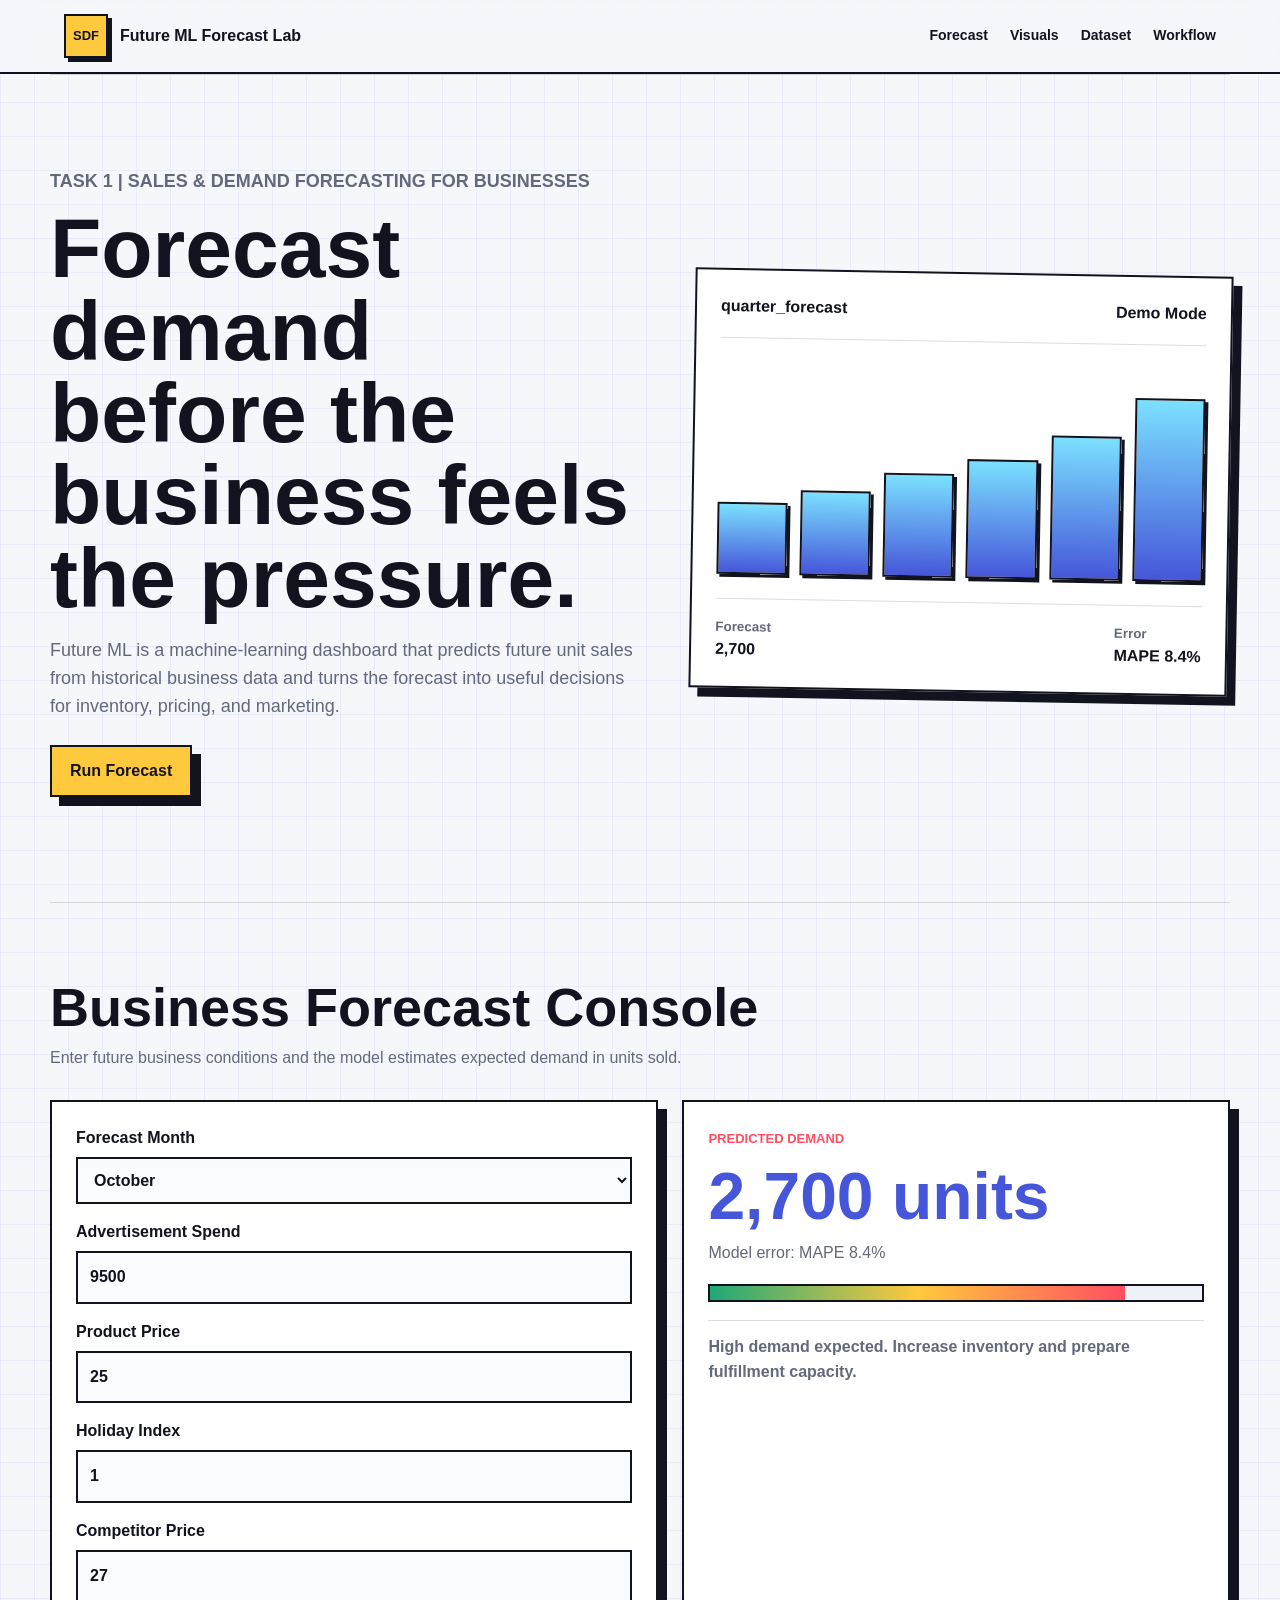
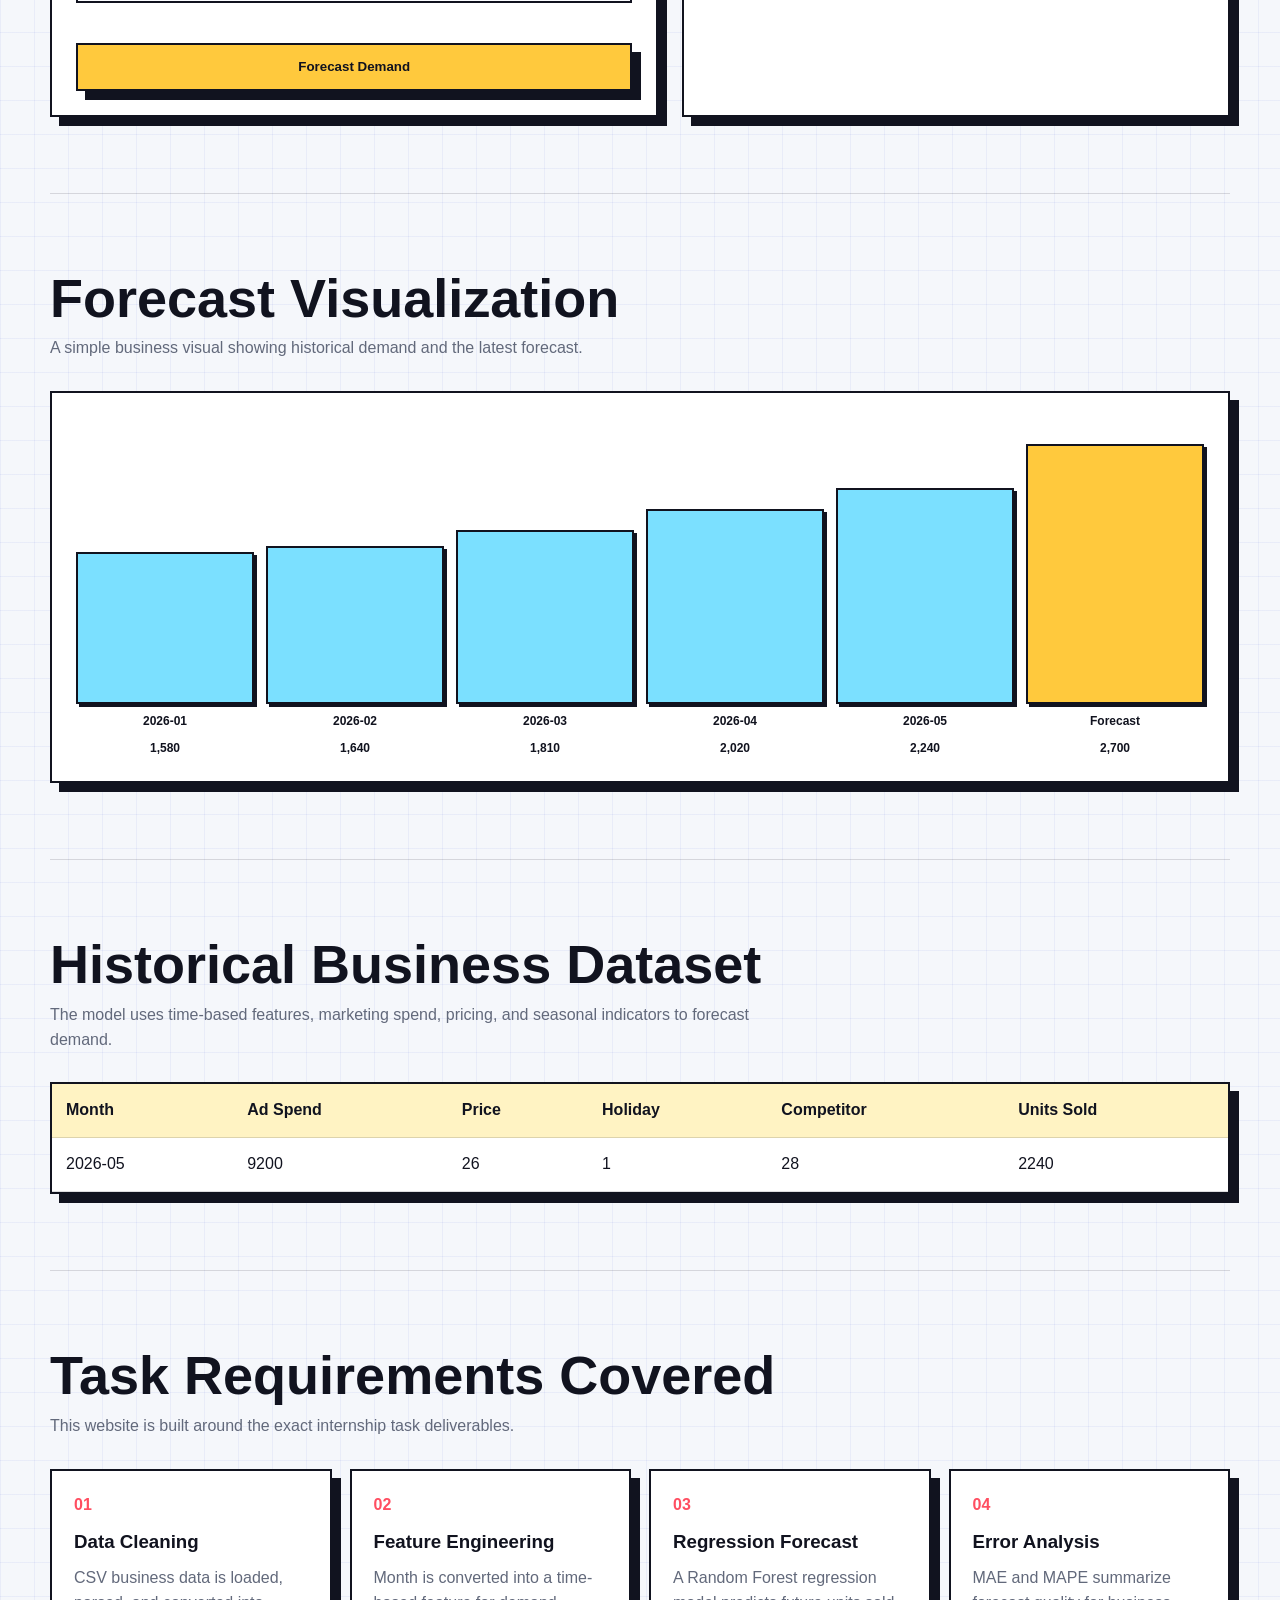
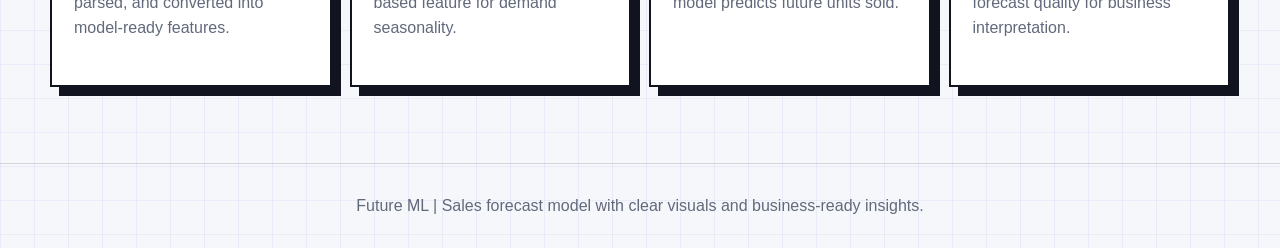
<file: index.html>
<!DOCTYPE html>
<html lang="en">
<head>
  <meta charset="UTF-8" />
  <meta name="viewport" content="width=device-width, initial-scale=1.0" />
  <title>Future ML | Sales & Demand Forecasting</title>
  <link rel="stylesheet" href="style.css" />
</head>
<body>
  <header class="topbar">
    <div class="brand">
      <span class="brand-icon">SDF</span>
      <span>Future ML Forecast Lab</span>
    </div>
    <nav>
      <a href="#forecast">Forecast</a>
      <a href="#visuals">Visuals</a>
      <a href="#dataset">Dataset</a>
      <a href="#workflow">Workflow</a>
    </nav>
  </header>

  <main>
    <section class="hero">
      <div class="hero-content">
        <p class="eyebrow">Task 1 | Sales & Demand Forecasting for Businesses</p>
        <h1>Forecast demand before the business feels the pressure.</h1>
        <p>
          Future ML is a machine-learning dashboard that predicts future unit sales
          from historical business data and turns the forecast into useful decisions
          for inventory, pricing, and marketing.
        </p>
        <a class="primary-btn" href="#forecast">Run Forecast</a>
      </div>

      <aside class="hero-panel" aria-label="Forecast dashboard preview">
        <div class="panel-header">
          <span>quarter_forecast</span>
          <strong id="apiStatus">Demo Mode</strong>
        </div>
        <div class="sparkline" aria-hidden="true">
          <span style="height: 34%;"></span>
          <span style="height: 40%;"></span>
          <span style="height: 49%;"></span>
          <span style="height: 56%;"></span>
          <span style="height: 68%;"></span>
          <span style="height: 86%;"></span>
        </div>
        <div class="metric-row">
          <div>
            <small>Forecast</small>
            <strong id="heroForecast">2,240</strong>
          </div>
          <div>
            <small>Error</small>
            <strong id="heroError">MAPE 8%</strong>
          </div>
        </div>
      </aside>
    </section>

    <section id="forecast" class="forecast-section">
      <div class="section-title">
        <h2>Business Forecast Console</h2>
        <p>
          Enter future business conditions and the model estimates expected demand
          in units sold.
        </p>
      </div>

      <div class="app-grid">
        <form id="forecastForm" class="form-card">
          <label>
            Forecast Month
            <select name="month_number" required>
              <option value="1">January</option>
              <option value="2">February</option>
              <option value="3">March</option>
              <option value="4">April</option>
              <option value="5">May</option>
              <option value="6">June</option>
              <option value="7">July</option>
              <option value="8">August</option>
              <option value="9">September</option>
              <option value="10" selected>October</option>
              <option value="11">November</option>
              <option value="12">December</option>
            </select>
          </label>

          <label>
            Advertisement Spend
            <input type="number" name="ad_spend" min="1000" max="20000" value="9500" required />
          </label>

          <label>
            Product Price
            <input type="number" name="price" min="10" max="60" value="25" required />
          </label>

          <label>
            Holiday Index
            <input type="number" name="holiday_index" min="0" max="3" value="1" required />
          </label>

          <label>
            Competitor Price
            <input type="number" name="competitor_price" min="10" max="60" value="27" required />
          </label>

          <button type="submit">Forecast Demand</button>
        </form>

        <aside class="result-card">
          <span class="result-label">Predicted Demand</span>
          <strong><span id="forecastUnits">2,205</span> units</strong>
          <p id="modelError">Model error: calculated after forecast</p>
          <div class="result-bar">
            <span id="forecastBar"></span>
          </div>
          <p class="note" id="businessInsight">
            Forecast output will be translated into a business-friendly insight.
          </p>
        </aside>
      </div>
    </section>

    <section id="visuals" class="visual-section">
      <div class="section-title">
        <h2>Forecast Visualization</h2>
        <p>
          A simple business visual showing historical demand and the latest forecast.
        </p>
      </div>
      <div class="chart-card">
        <div class="chart" id="chart" aria-label="Sales demand bar chart"></div>
      </div>
    </section>

    <section id="dataset" class="dataset-section">
      <div class="section-title">
        <h2>Historical Business Dataset</h2>
        <p>
          The model uses time-based features, marketing spend, pricing, and seasonal
          indicators to forecast demand.
        </p>
      </div>
      <div class="table-wrap">
        <table>
          <thead>
            <tr>
              <th>Month</th>
              <th>Ad Spend</th>
              <th>Price</th>
              <th>Holiday</th>
              <th>Competitor</th>
              <th>Units Sold</th>
            </tr>
          </thead>
          <tbody id="datasetRows">
            <tr>
              <td>2026-05</td>
              <td>9200</td>
              <td>26</td>
              <td>1</td>
              <td>28</td>
              <td>2240</td>
            </tr>
          </tbody>
        </table>
      </div>
    </section>

    <section id="workflow" class="workflow">
      <div class="section-title">
        <h2>Task Requirements Covered</h2>
        <p>
          This website is built around the exact internship task deliverables.
        </p>
      </div>
      <div class="cards">
        <article>
          <span>01</span>
          <h3>Data Cleaning</h3>
          <p>CSV business data is loaded, parsed, and converted into model-ready features.</p>
        </article>
        <article>
          <span>02</span>
          <h3>Feature Engineering</h3>
          <p>Month is converted into a time-based feature for demand seasonality.</p>
        </article>
        <article>
          <span>03</span>
          <h3>Regression Forecast</h3>
          <p>A Random Forest regression model predicts future units sold.</p>
        </article>
        <article>
          <span>04</span>
          <h3>Error Analysis</h3>
          <p>MAE and MAPE summarize forecast quality for business interpretation.</p>
        </article>
      </div>
    </section>
  </main>

  <footer>
    <p>Future ML | Sales forecast model with clear visuals and business-ready insights.</p>
  </footer>

  <script src="script.js"></script>
</body>
</html>
</file>
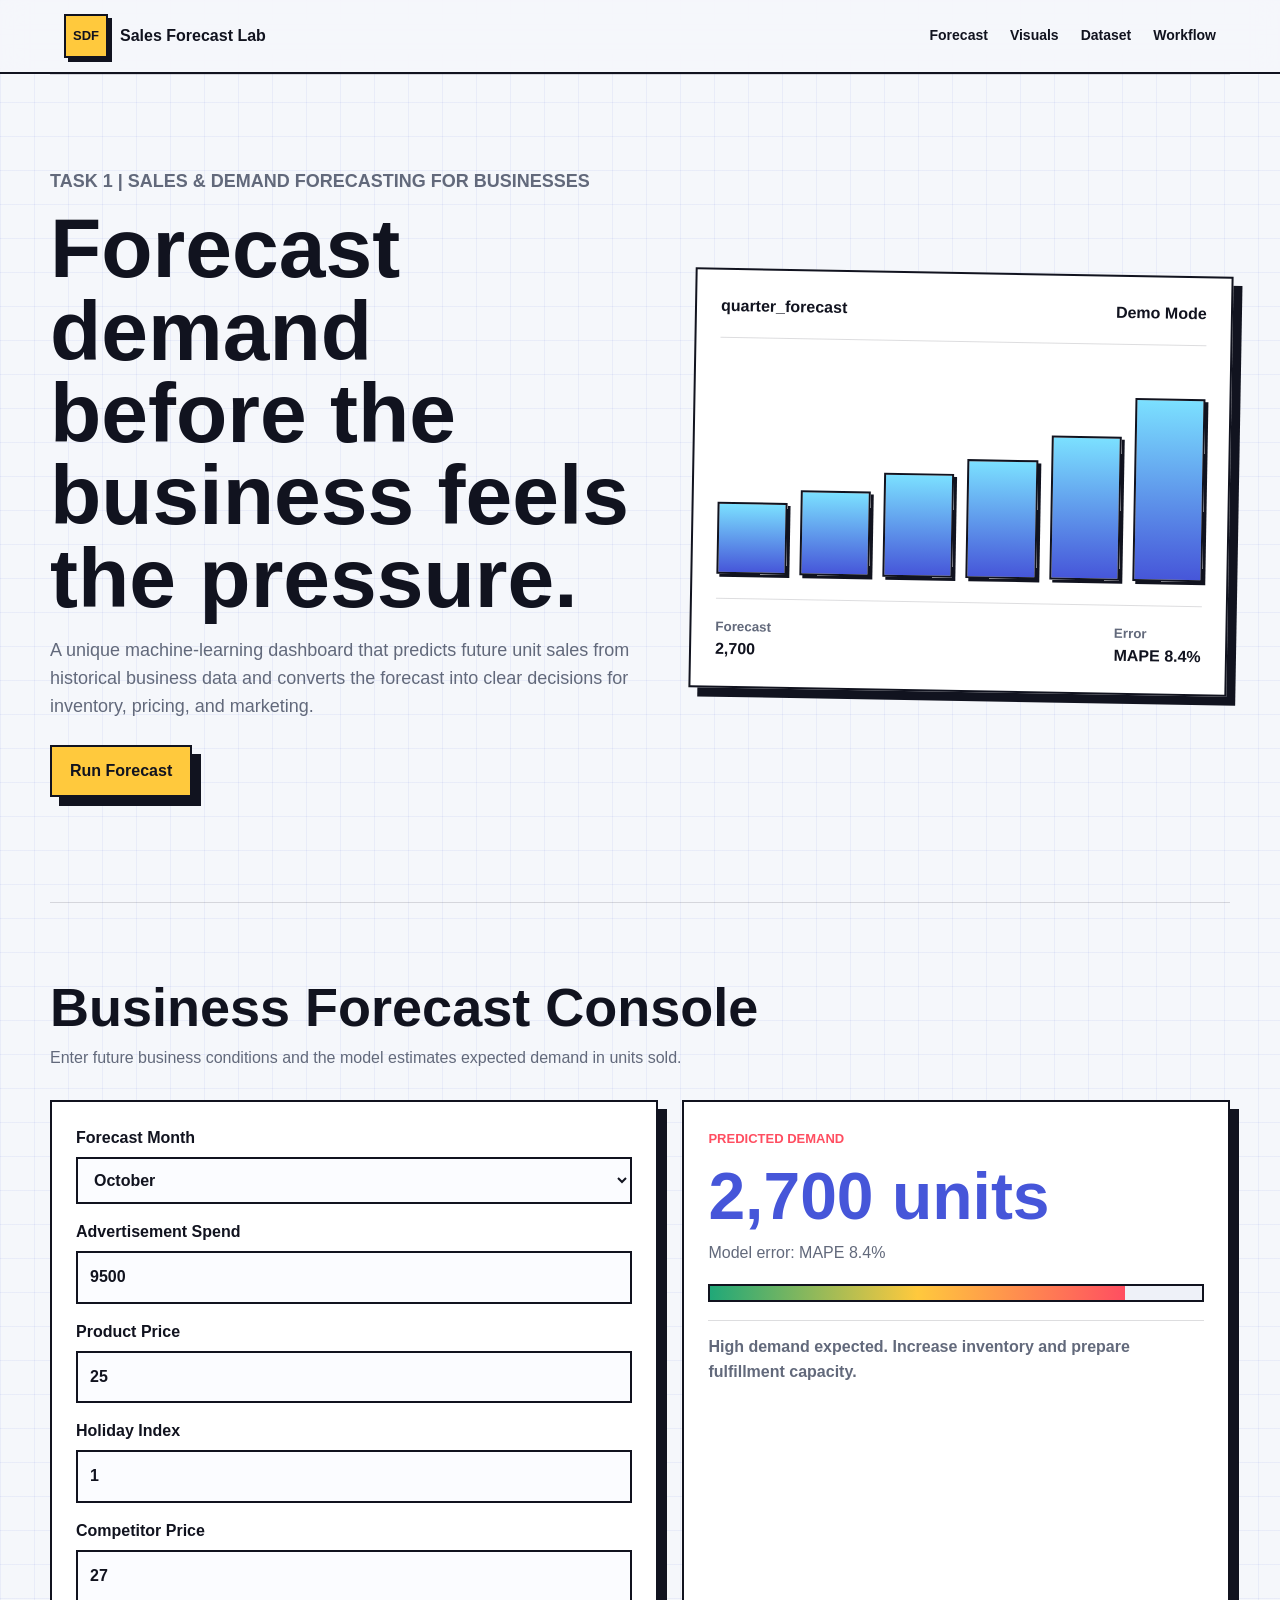
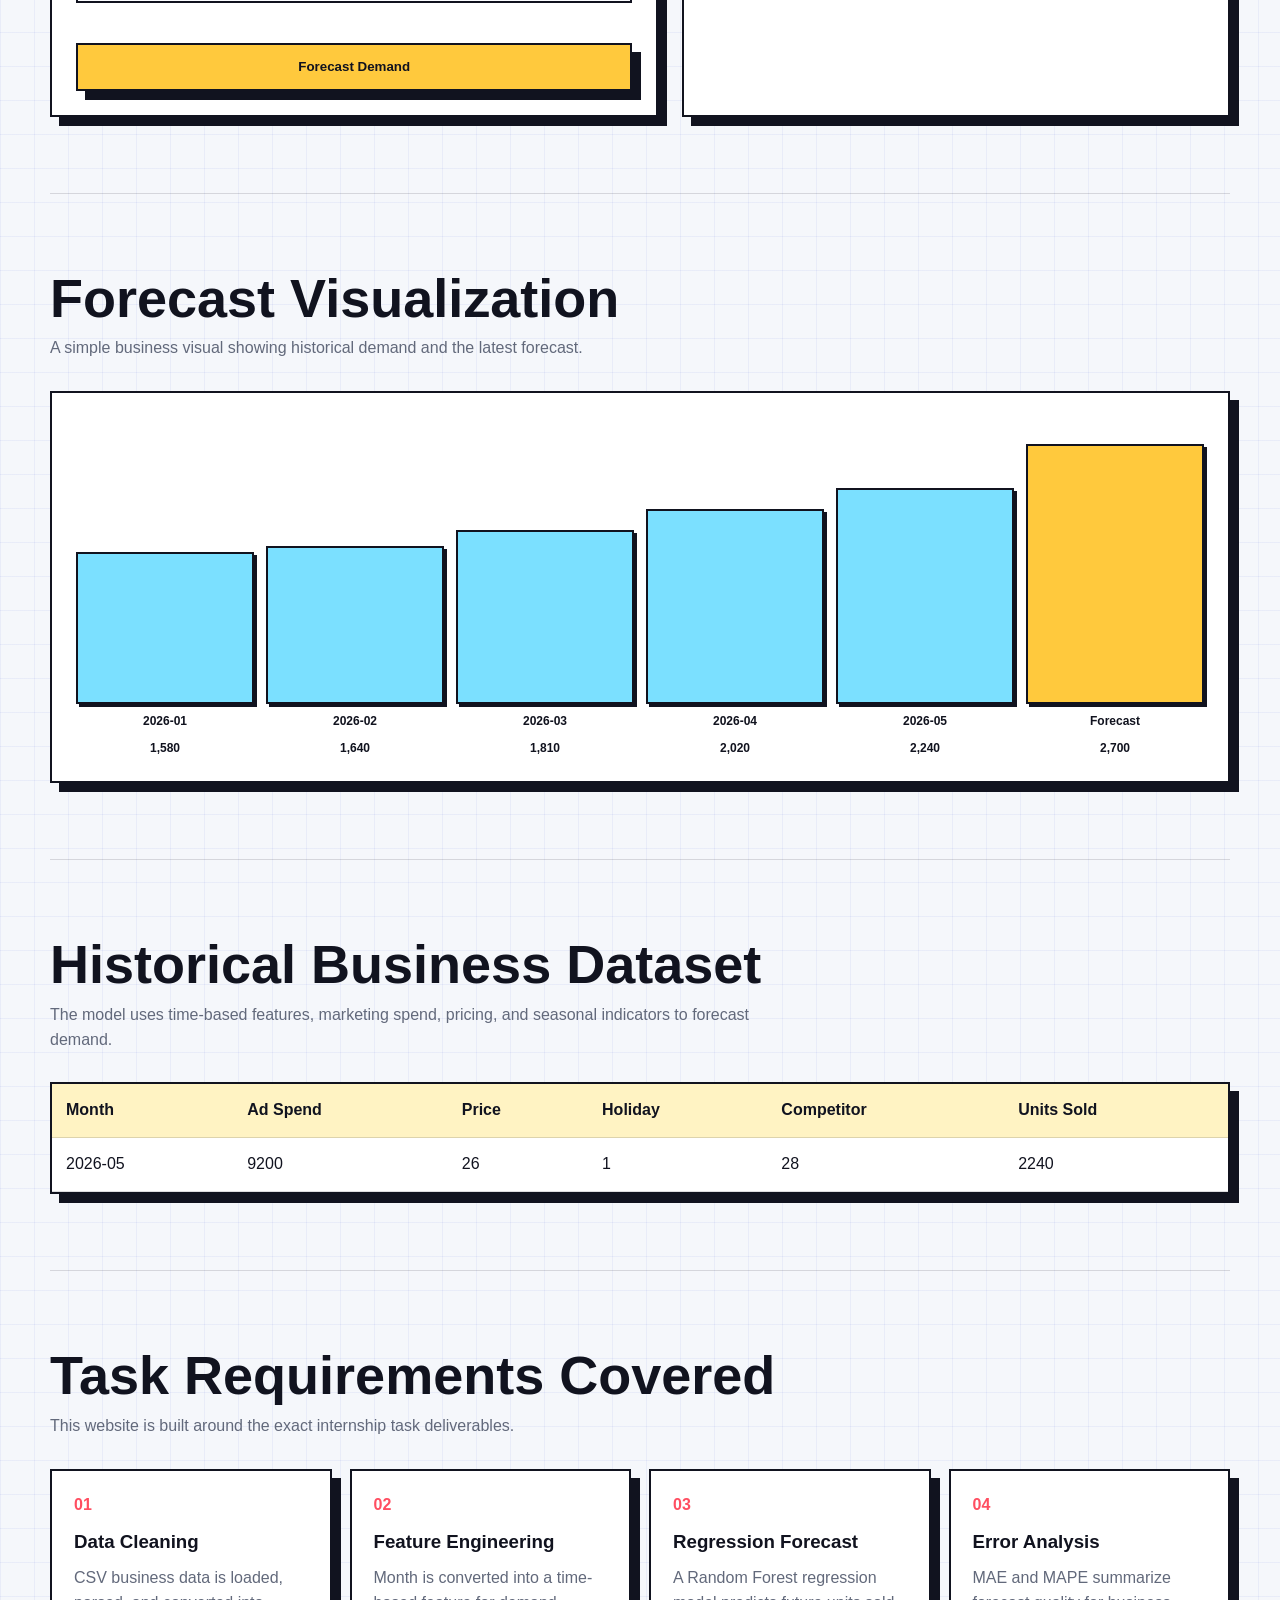
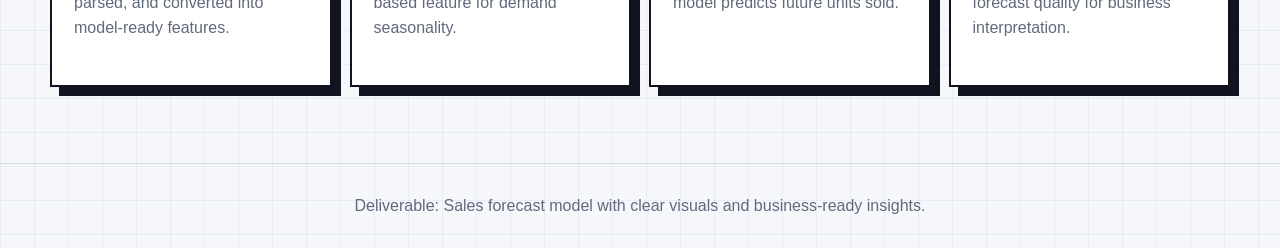
<file: frontend/index.html>
<!DOCTYPE html>
<html lang="en">
<head>
  <meta charset="UTF-8" />
  <meta name="viewport" content="width=device-width, initial-scale=1.0" />
  <title>Sales & Demand Forecasting</title>
  <link rel="stylesheet" href="style.css" />
</head>
<body>
  <header class="topbar">
    <div class="brand">
      <span class="brand-icon">SDF</span>
      <span>Sales Forecast Lab</span>
    </div>
    <nav>
      <a href="#forecast">Forecast</a>
      <a href="#visuals">Visuals</a>
      <a href="#dataset">Dataset</a>
      <a href="#workflow">Workflow</a>
    </nav>
  </header>

  <main>
    <section class="hero">
      <div class="hero-content">
        <p class="eyebrow">Task 1 | Sales & Demand Forecasting for Businesses</p>
        <h1>Forecast demand before the business feels the pressure.</h1>
        <p>
          A unique machine-learning dashboard that predicts future unit sales from
          historical business data and converts the forecast into clear decisions
          for inventory, pricing, and marketing.
        </p>
        <a class="primary-btn" href="#forecast">Run Forecast</a>
      </div>

      <aside class="hero-panel" aria-label="Forecast dashboard preview">
        <div class="panel-header">
          <span>quarter_forecast</span>
          <strong id="apiStatus">Demo Mode</strong>
        </div>
        <div class="sparkline" aria-hidden="true">
          <span style="height: 34%;"></span>
          <span style="height: 40%;"></span>
          <span style="height: 49%;"></span>
          <span style="height: 56%;"></span>
          <span style="height: 68%;"></span>
          <span style="height: 86%;"></span>
        </div>
        <div class="metric-row">
          <div>
            <small>Forecast</small>
            <strong id="heroForecast">2,240</strong>
          </div>
          <div>
            <small>Error</small>
            <strong id="heroError">MAPE 8%</strong>
          </div>
        </div>
      </aside>
    </section>

    <section id="forecast" class="forecast-section">
      <div class="section-title">
        <h2>Business Forecast Console</h2>
        <p>
          Enter future business conditions and the model estimates expected demand
          in units sold.
        </p>
      </div>

      <div class="app-grid">
        <form id="forecastForm" class="form-card">
          <label>
            Forecast Month
            <select name="month_number" required>
              <option value="1">January</option>
              <option value="2">February</option>
              <option value="3">March</option>
              <option value="4">April</option>
              <option value="5">May</option>
              <option value="6">June</option>
              <option value="7">July</option>
              <option value="8">August</option>
              <option value="9">September</option>
              <option value="10" selected>October</option>
              <option value="11">November</option>
              <option value="12">December</option>
            </select>
          </label>

          <label>
            Advertisement Spend
            <input type="number" name="ad_spend" min="1000" max="20000" value="9500" required />
          </label>

          <label>
            Product Price
            <input type="number" name="price" min="10" max="60" value="25" required />
          </label>

          <label>
            Holiday Index
            <input type="number" name="holiday_index" min="0" max="3" value="1" required />
          </label>

          <label>
            Competitor Price
            <input type="number" name="competitor_price" min="10" max="60" value="27" required />
          </label>

          <button type="submit">Forecast Demand</button>
        </form>

        <aside class="result-card">
          <span class="result-label">Predicted Demand</span>
          <strong><span id="forecastUnits">2,205</span> units</strong>
          <p id="modelError">Model error: calculated after forecast</p>
          <div class="result-bar">
            <span id="forecastBar"></span>
          </div>
          <p class="note" id="businessInsight">
            Forecast output will be translated into a business-friendly insight.
          </p>
        </aside>
      </div>
    </section>

    <section id="visuals" class="visual-section">
      <div class="section-title">
        <h2>Forecast Visualization</h2>
        <p>
          A simple business visual showing historical demand and the latest forecast.
        </p>
      </div>
      <div class="chart-card">
        <div class="chart" id="chart" aria-label="Sales demand bar chart"></div>
      </div>
    </section>

    <section id="dataset" class="dataset-section">
      <div class="section-title">
        <h2>Historical Business Dataset</h2>
        <p>
          The model uses time-based features, marketing spend, pricing, and seasonal
          indicators to forecast demand.
        </p>
      </div>
      <div class="table-wrap">
        <table>
          <thead>
            <tr>
              <th>Month</th>
              <th>Ad Spend</th>
              <th>Price</th>
              <th>Holiday</th>
              <th>Competitor</th>
              <th>Units Sold</th>
            </tr>
          </thead>
          <tbody id="datasetRows">
            <tr>
              <td>2026-05</td>
              <td>9200</td>
              <td>26</td>
              <td>1</td>
              <td>28</td>
              <td>2240</td>
            </tr>
          </tbody>
        </table>
      </div>
    </section>

    <section id="workflow" class="workflow">
      <div class="section-title">
        <h2>Task Requirements Covered</h2>
        <p>
          This website is built around the exact internship task deliverables.
        </p>
      </div>
      <div class="cards">
        <article>
          <span>01</span>
          <h3>Data Cleaning</h3>
          <p>CSV business data is loaded, parsed, and converted into model-ready features.</p>
        </article>
        <article>
          <span>02</span>
          <h3>Feature Engineering</h3>
          <p>Month is converted into a time-based feature for demand seasonality.</p>
        </article>
        <article>
          <span>03</span>
          <h3>Regression Forecast</h3>
          <p>A Random Forest regression model predicts future units sold.</p>
        </article>
        <article>
          <span>04</span>
          <h3>Error Analysis</h3>
          <p>MAE and MAPE summarize forecast quality for business interpretation.</p>
        </article>
      </div>
    </section>
  </main>

  <footer>
    <p>Deliverable: Sales forecast model with clear visuals and business-ready insights.</p>
  </footer>

  <script src="script.js"></script>
</body>
</html>
</file>
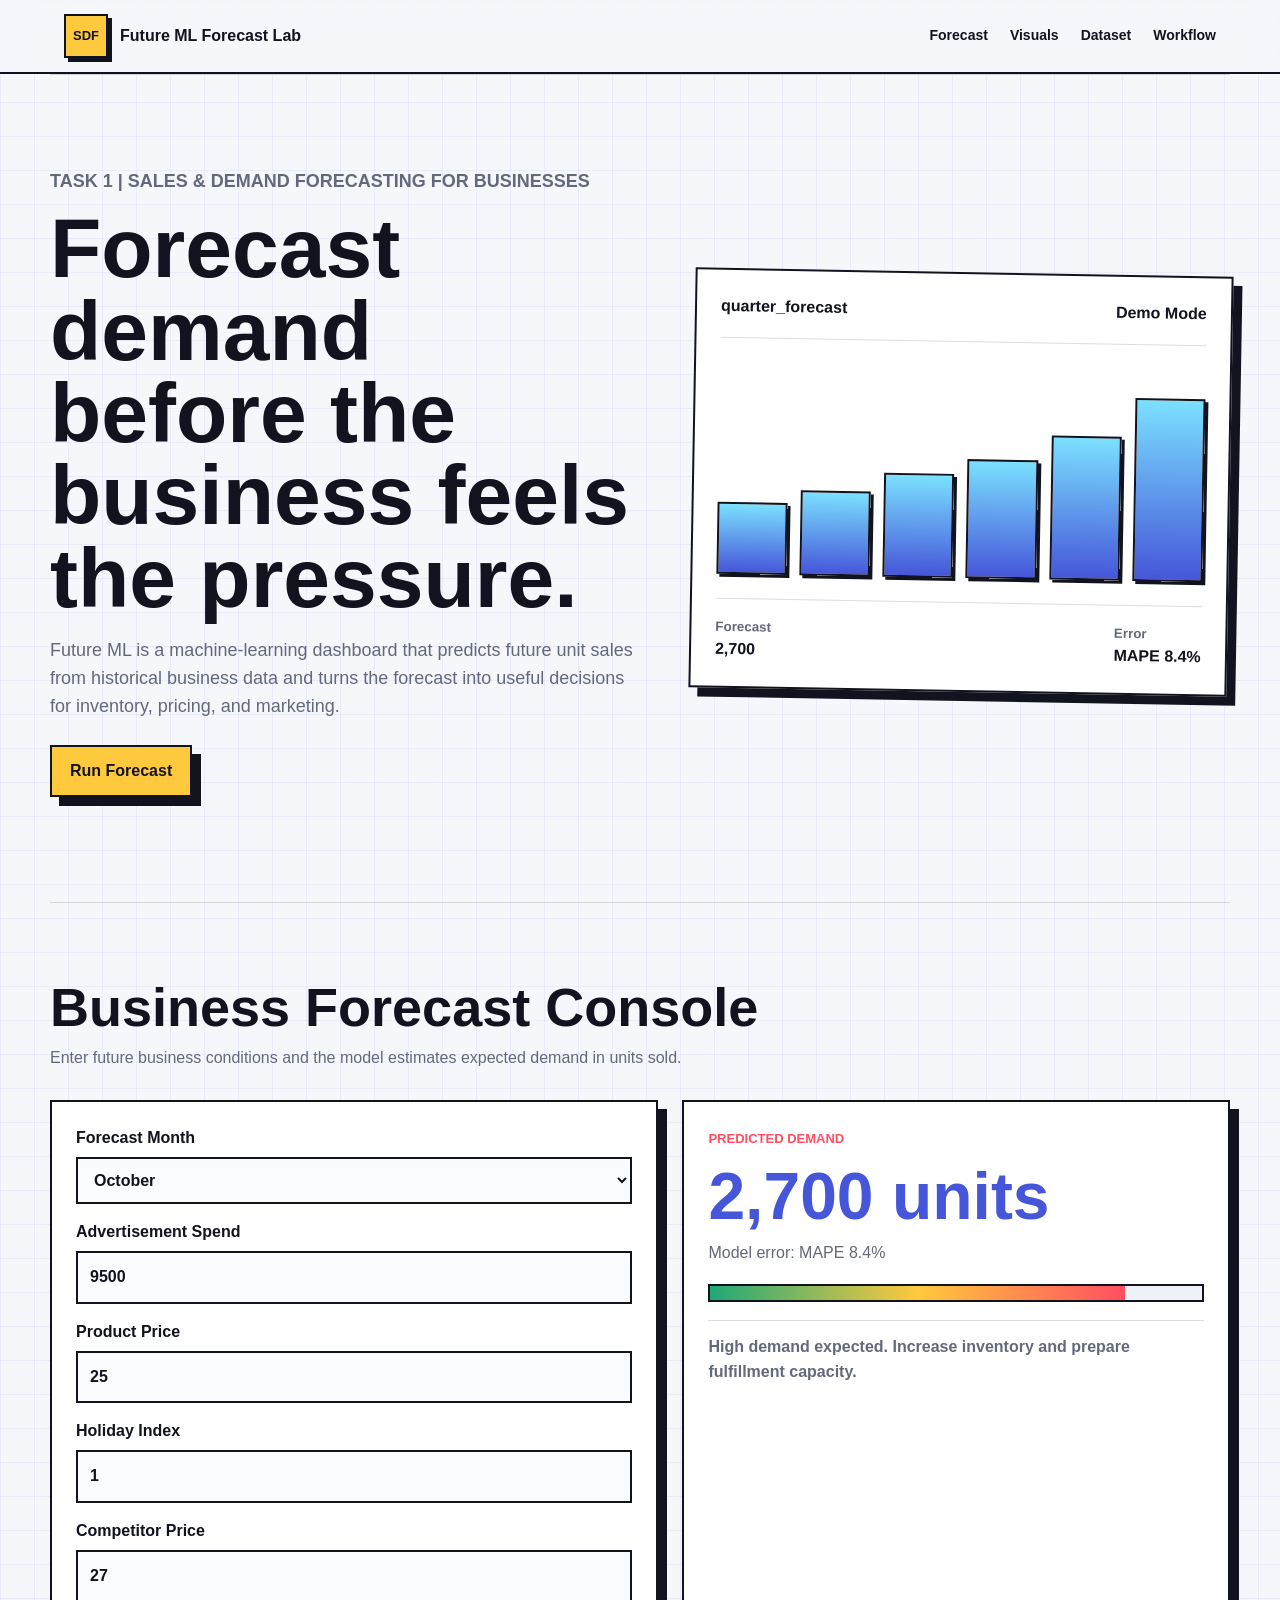
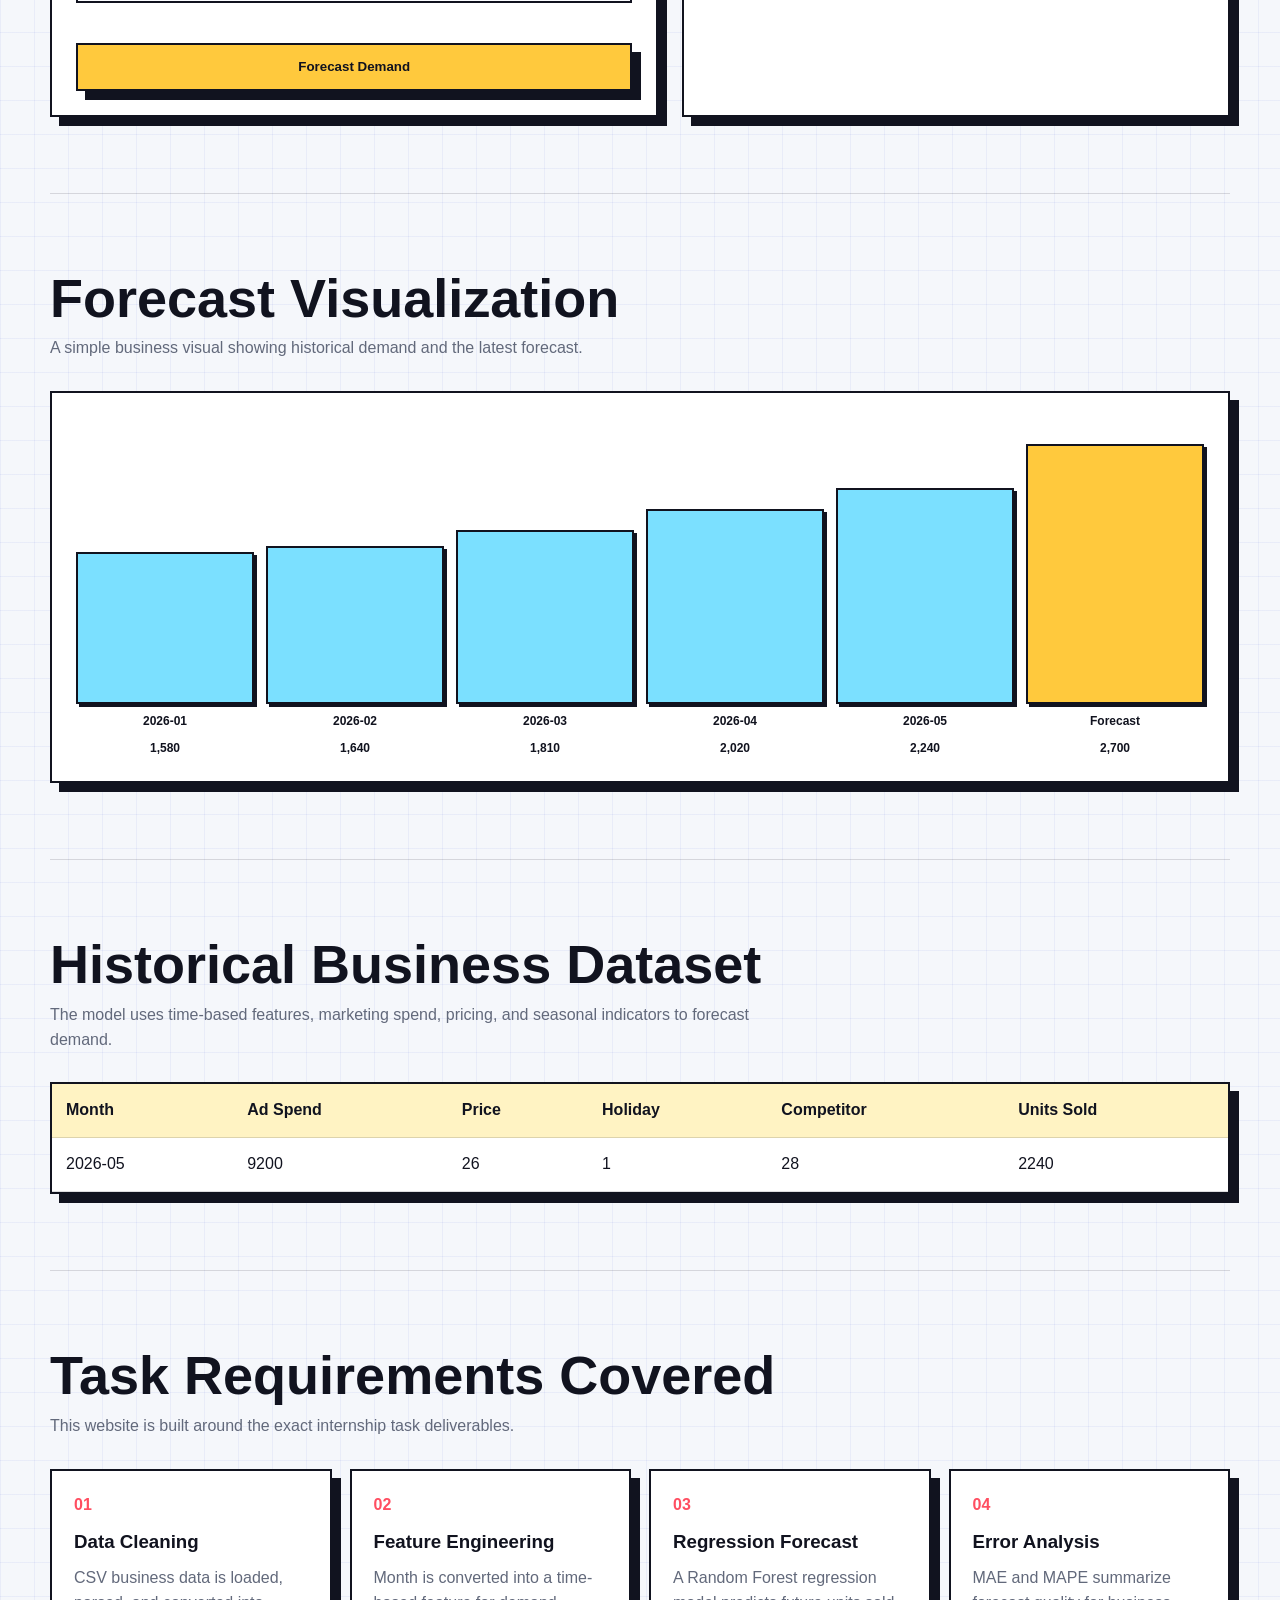
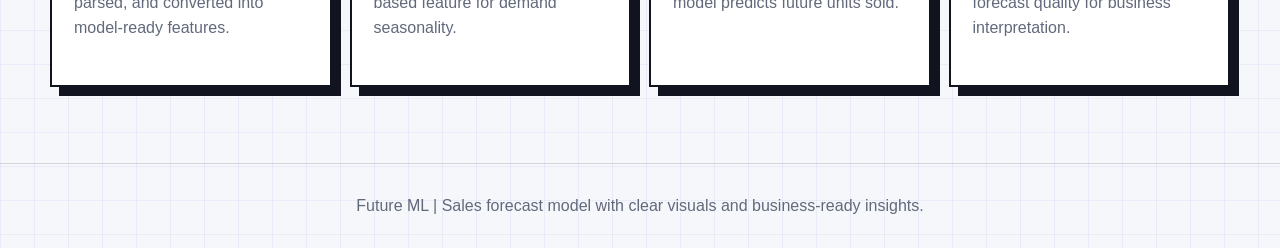
<file: ml.html>
<!DOCTYPE html>
<html lang="en">
<head>
  <meta charset="UTF-8" />
  <meta name="viewport" content="width=device-width, initial-scale=1.0" />
  <title>Sales & Demand Forecasting</title>
  <meta http-equiv="refresh" content="0; url=index.html" />
  <style>
    body {
      min-height: 100vh;
      display: grid;
      place-items: center;
      margin: 0;
      font-family: Arial, Helvetica, sans-serif;
      color: #11131f;
      background: #f5f7fb;
    }

    main {
      width: min(680px, calc(100% - 32px));
      padding: 34px;
      border: 2px solid #11131f;
      background: #ffffff;
      box-shadow: 9px 9px 0 #11131f;
      text-align: center;
    }

    h1 {
      margin-bottom: 12px;
      font-size: clamp(34px, 7vw, 58px);
      line-height: 1;
    }

    p {
      color: #62697b;
      font-size: 18px;
    }

    a {
      display: inline-flex;
      margin-top: 22px;
      padding: 12px 18px;
      border: 2px solid #11131f;
      background: #ffc93d;
      color: #11131f;
      box-shadow: 5px 5px 0 #11131f;
      font-weight: 900;
      text-decoration: none;
    }
  </style>
</head>
<body>
  <main>
    <h1>Sales & Demand Forecasting</h1>
    <p>Opening the full Task 1 forecasting dashboard.</p>
    <a href="index.html">Open Dashboard</a>
  </main>
</body>
</html>
</file>
<file: style.css>
:root {
  --ink: #11131f;
  --muted: #62697b;
  --paper: #f5f7fb;
  --panel: #ffffff;
  --yellow: #ffc93d;
  --red: #ff4e61;
  --blue: #4656d9;
  --cyan: #7be0ff;
  --green: #20a878;
  --line: rgba(17, 19, 31, 0.14);
  --shadow: 9px 9px 0 #11131f;
}

* {
  box-sizing: border-box;
  margin: 0;
  padding: 0;
}

html {
  scroll-behavior: smooth;
}

body {
  min-height: 100vh;
  font-family: Arial, Helvetica, sans-serif;
  color: var(--ink);
  background:
    linear-gradient(90deg, rgba(70, 86, 217, 0.07) 1px, transparent 1px),
    linear-gradient(rgba(70, 86, 217, 0.07) 1px, transparent 1px),
    var(--paper);
  background-size: 34px 34px;
  line-height: 1.55;
}

.topbar {
  position: sticky;
  top: 0;
  z-index: 5;
  min-height: 72px;
  display: flex;
  align-items: center;
  justify-content: space-between;
  gap: 18px;
  padding: 14px 5vw;
  border-bottom: 2px solid var(--ink);
  background: rgba(245, 247, 251, 0.9);
  backdrop-filter: blur(12px);
}

.brand {
  display: flex;
  align-items: center;
  gap: 12px;
  font-weight: 900;
}

.brand-icon {
  width: 44px;
  height: 44px;
  display: grid;
  place-items: center;
  border: 2px solid var(--ink);
  background: var(--yellow);
  box-shadow: 4px 4px 0 var(--ink);
  font-size: 13px;
}

nav {
  display: flex;
  gap: 22px;
}

nav a {
  color: var(--ink);
  text-decoration: none;
  font-weight: 800;
  font-size: 14px;
}

main {
  width: min(1180px, calc(100% - 32px));
  margin: auto;
}

.hero {
  min-height: calc(100vh - 72px);
  display: grid;
  grid-template-columns: 1.05fr 0.95fr;
  gap: 48px;
  align-items: center;
  padding: 62px 0 74px;
}

.eyebrow,
.result-label {
  display: inline-block;
  color: var(--red);
  font-weight: 900;
  text-transform: uppercase;
  font-size: 13px;
}

h1 {
  max-width: 820px;
  margin: 12px 0 18px;
  font-size: clamp(44px, 7vw, 84px);
  line-height: 0.98;
  letter-spacing: 0;
}

.hero-content p {
  max-width: 690px;
  color: var(--muted);
  font-size: 18px;
}

.primary-btn,
button {
  width: fit-content;
  min-height: 48px;
  margin-top: 24px;
  display: inline-flex;
  justify-content: center;
  align-items: center;
  padding: 12px 18px;
  border: 2px solid var(--ink);
  background: var(--yellow);
  color: var(--ink);
  box-shadow: var(--shadow);
  font-weight: 900;
  text-decoration: none;
  cursor: pointer;
}

.hero-panel,
.form-card,
.result-card,
.chart-card,
.table-wrap,
.cards article {
  border: 2px solid var(--ink);
  background: var(--panel);
  box-shadow: var(--shadow);
}

.hero-panel {
  padding: 24px;
  transform: rotate(1deg);
}

.panel-header,
.metric-row {
  display: flex;
  justify-content: space-between;
  gap: 16px;
  font-weight: 900;
}

.panel-header {
  padding-bottom: 18px;
  border-bottom: 1px solid var(--line);
}

.sparkline {
  height: 260px;
  display: flex;
  align-items: end;
  gap: 13px;
  padding: 24px 0;
}

.sparkline span {
  flex: 1;
  min-width: 28px;
  border: 2px solid var(--ink);
  background: linear-gradient(180deg, var(--cyan), var(--blue));
  box-shadow: 3px 3px 0 var(--ink);
}

.metric-row {
  border-top: 1px solid var(--line);
  padding-top: 18px;
}

.metric-row small {
  display: block;
  color: var(--muted);
}

section {
  padding: 76px 0;
  border-top: 1px solid var(--line);
}

.section-title {
  max-width: 760px;
  margin-bottom: 30px;
}

.section-title h2 {
  font-size: clamp(30px, 5vw, 54px);
  line-height: 1.05;
  margin-bottom: 10px;
}

.section-title p {
  color: var(--muted);
}

.app-grid {
  display: grid;
  grid-template-columns: 1fr 0.9fr;
  gap: 24px;
}

.form-card,
.result-card {
  padding: 24px;
}

label {
  display: block;
  margin-bottom: 16px;
  font-weight: 800;
}

input,
select {
  width: 100%;
  margin-top: 6px;
  padding: 12px;
  border: 2px solid var(--ink);
  background: #fbfcff;
  color: var(--ink);
  font: inherit;
}

button {
  width: 100%;
}

.result-card strong {
  display: block;
  margin: 12px 0;
  font-size: clamp(34px, 6vw, 66px);
  line-height: 1;
  color: var(--blue);
}

.result-card p {
  color: var(--muted);
}

.result-bar {
  height: 18px;
  margin: 18px 0;
  border: 2px solid var(--ink);
  background: #eef1f8;
}

.result-bar span {
  display: block;
  width: 70%;
  height: 100%;
  background: linear-gradient(90deg, var(--green), var(--yellow), var(--red));
  transition: width 180ms ease;
}

.note {
  padding-top: 14px;
  border-top: 1px solid var(--line);
  font-weight: 700;
}

.chart-card {
  padding: 24px;
  overflow-x: auto;
}

.chart {
  min-height: 340px;
  min-width: 760px;
  display: flex;
  align-items: end;
  gap: 12px;
  padding-top: 24px;
}

.bar {
  flex: 1;
  min-width: 46px;
  display: grid;
  align-items: end;
  gap: 8px;
  text-align: center;
}

.bar-fill {
  min-height: 24px;
  border: 2px solid var(--ink);
  background: var(--cyan);
  box-shadow: 3px 3px 0 var(--ink);
}

.bar.forecast .bar-fill {
  background: var(--yellow);
}

.bar span {
  font-size: 12px;
  font-weight: 800;
}

.table-wrap {
  overflow-x: auto;
}

table {
  width: 100%;
  min-width: 760px;
  border-collapse: collapse;
}

th,
td {
  padding: 14px;
  border-bottom: 1px solid var(--line);
  text-align: left;
}

th {
  background: #fff3c3;
}

.cards {
  display: grid;
  grid-template-columns: repeat(4, 1fr);
  gap: 18px;
}

.cards article {
  min-height: 218px;
  padding: 22px;
}

.cards span {
  color: var(--red);
  font-weight: 900;
}

.cards h3 {
  margin: 10px 0;
}

.cards p {
  color: var(--muted);
}

footer {
  padding: 30px;
  text-align: center;
  color: var(--muted);
  border-top: 1px solid var(--line);
}

@media (max-width: 900px) {
  .topbar {
    align-items: flex-start;
    flex-direction: column;
  }

  nav {
    flex-wrap: wrap;
  }

  .hero,
  .app-grid {
    grid-template-columns: 1fr;
  }

  .hero-panel {
    transform: none;
  }

  .cards {
    grid-template-columns: repeat(2, 1fr);
  }
}

@media (max-width: 560px) {
  main {
    width: min(100% - 22px, 1180px);
  }

  .cards {
    grid-template-columns: 1fr;
  }
}
</file>
<file: frontend/style.css>
:root {
  --ink: #11131f;
  --muted: #62697b;
  --paper: #f5f7fb;
  --panel: #ffffff;
  --yellow: #ffc93d;
  --red: #ff4e61;
  --blue: #4656d9;
  --cyan: #7be0ff;
  --green: #20a878;
  --line: rgba(17, 19, 31, 0.14);
  --shadow: 9px 9px 0 #11131f;
}

* {
  box-sizing: border-box;
  margin: 0;
  padding: 0;
}

html {
  scroll-behavior: smooth;
}

body {
  min-height: 100vh;
  font-family: Arial, Helvetica, sans-serif;
  color: var(--ink);
  background:
    linear-gradient(90deg, rgba(70, 86, 217, 0.07) 1px, transparent 1px),
    linear-gradient(rgba(70, 86, 217, 0.07) 1px, transparent 1px),
    var(--paper);
  background-size: 34px 34px;
  line-height: 1.55;
}

.topbar {
  position: sticky;
  top: 0;
  z-index: 5;
  min-height: 72px;
  display: flex;
  align-items: center;
  justify-content: space-between;
  gap: 18px;
  padding: 14px 5vw;
  border-bottom: 2px solid var(--ink);
  background: rgba(245, 247, 251, 0.9);
  backdrop-filter: blur(12px);
}

.brand {
  display: flex;
  align-items: center;
  gap: 12px;
  font-weight: 900;
}

.brand-icon {
  width: 44px;
  height: 44px;
  display: grid;
  place-items: center;
  border: 2px solid var(--ink);
  background: var(--yellow);
  box-shadow: 4px 4px 0 var(--ink);
  font-size: 13px;
}

nav {
  display: flex;
  gap: 22px;
}

nav a {
  color: var(--ink);
  text-decoration: none;
  font-weight: 800;
  font-size: 14px;
}

main {
  width: min(1180px, calc(100% - 32px));
  margin: auto;
}

.hero {
  min-height: calc(100vh - 72px);
  display: grid;
  grid-template-columns: 1.05fr 0.95fr;
  gap: 48px;
  align-items: center;
  padding: 62px 0 74px;
}

.eyebrow,
.result-label {
  display: inline-block;
  color: var(--red);
  font-weight: 900;
  text-transform: uppercase;
  font-size: 13px;
}

h1 {
  max-width: 820px;
  margin: 12px 0 18px;
  font-size: clamp(44px, 7vw, 84px);
  line-height: 0.98;
  letter-spacing: 0;
}

.hero-content p {
  max-width: 690px;
  color: var(--muted);
  font-size: 18px;
}

.primary-btn,
button {
  width: fit-content;
  min-height: 48px;
  margin-top: 24px;
  display: inline-flex;
  justify-content: center;
  align-items: center;
  padding: 12px 18px;
  border: 2px solid var(--ink);
  background: var(--yellow);
  color: var(--ink);
  box-shadow: var(--shadow);
  font-weight: 900;
  text-decoration: none;
  cursor: pointer;
}

.hero-panel,
.form-card,
.result-card,
.chart-card,
.table-wrap,
.cards article {
  border: 2px solid var(--ink);
  background: var(--panel);
  box-shadow: var(--shadow);
}

.hero-panel {
  padding: 24px;
  transform: rotate(1deg);
}

.panel-header,
.metric-row {
  display: flex;
  justify-content: space-between;
  gap: 16px;
  font-weight: 900;
}

.panel-header {
  padding-bottom: 18px;
  border-bottom: 1px solid var(--line);
}

.sparkline {
  height: 260px;
  display: flex;
  align-items: end;
  gap: 13px;
  padding: 24px 0;
}

.sparkline span {
  flex: 1;
  min-width: 28px;
  border: 2px solid var(--ink);
  background: linear-gradient(180deg, var(--cyan), var(--blue));
  box-shadow: 3px 3px 0 var(--ink);
}

.metric-row {
  border-top: 1px solid var(--line);
  padding-top: 18px;
}

.metric-row small {
  display: block;
  color: var(--muted);
}

section {
  padding: 76px 0;
  border-top: 1px solid var(--line);
}

.section-title {
  max-width: 760px;
  margin-bottom: 30px;
}

.section-title h2 {
  font-size: clamp(30px, 5vw, 54px);
  line-height: 1.05;
  margin-bottom: 10px;
}

.section-title p {
  color: var(--muted);
}

.app-grid {
  display: grid;
  grid-template-columns: 1fr 0.9fr;
  gap: 24px;
}

.form-card,
.result-card {
  padding: 24px;
}

label {
  display: block;
  margin-bottom: 16px;
  font-weight: 800;
}

input,
select {
  width: 100%;
  margin-top: 6px;
  padding: 12px;
  border: 2px solid var(--ink);
  background: #fbfcff;
  color: var(--ink);
  font: inherit;
}

button {
  width: 100%;
}

.result-card strong {
  display: block;
  margin: 12px 0;
  font-size: clamp(34px, 6vw, 66px);
  line-height: 1;
  color: var(--blue);
}

.result-card p {
  color: var(--muted);
}

.result-bar {
  height: 18px;
  margin: 18px 0;
  border: 2px solid var(--ink);
  background: #eef1f8;
}

.result-bar span {
  display: block;
  width: 70%;
  height: 100%;
  background: linear-gradient(90deg, var(--green), var(--yellow), var(--red));
  transition: width 180ms ease;
}

.note {
  padding-top: 14px;
  border-top: 1px solid var(--line);
  font-weight: 700;
}

.chart-card {
  padding: 24px;
  overflow-x: auto;
}

.chart {
  min-height: 340px;
  min-width: 760px;
  display: flex;
  align-items: end;
  gap: 12px;
  padding-top: 24px;
}

.bar {
  flex: 1;
  min-width: 46px;
  display: grid;
  align-items: end;
  gap: 8px;
  text-align: center;
}

.bar-fill {
  min-height: 24px;
  border: 2px solid var(--ink);
  background: var(--cyan);
  box-shadow: 3px 3px 0 var(--ink);
}

.bar.forecast .bar-fill {
  background: var(--yellow);
}

.bar span {
  font-size: 12px;
  font-weight: 800;
}

.table-wrap {
  overflow-x: auto;
}

table {
  width: 100%;
  min-width: 760px;
  border-collapse: collapse;
}

th,
td {
  padding: 14px;
  border-bottom: 1px solid var(--line);
  text-align: left;
}

th {
  background: #fff3c3;
}

.cards {
  display: grid;
  grid-template-columns: repeat(4, 1fr);
  gap: 18px;
}

.cards article {
  min-height: 218px;
  padding: 22px;
}

.cards span {
  color: var(--red);
  font-weight: 900;
}

.cards h3 {
  margin: 10px 0;
}

.cards p {
  color: var(--muted);
}

footer {
  padding: 30px;
  text-align: center;
  color: var(--muted);
  border-top: 1px solid var(--line);
}

@media (max-width: 900px) {
  .topbar {
    align-items: flex-start;
    flex-direction: column;
  }

  nav {
    flex-wrap: wrap;
  }

  .hero,
  .app-grid {
    grid-template-columns: 1fr;
  }

  .hero-panel {
    transform: none;
  }

  .cards {
    grid-template-columns: repeat(2, 1fr);
  }
}

@media (max-width: 560px) {
  main {
    width: min(100% - 22px, 1180px);
  }

  .cards {
    grid-template-columns: 1fr;
  }
}
</file>
